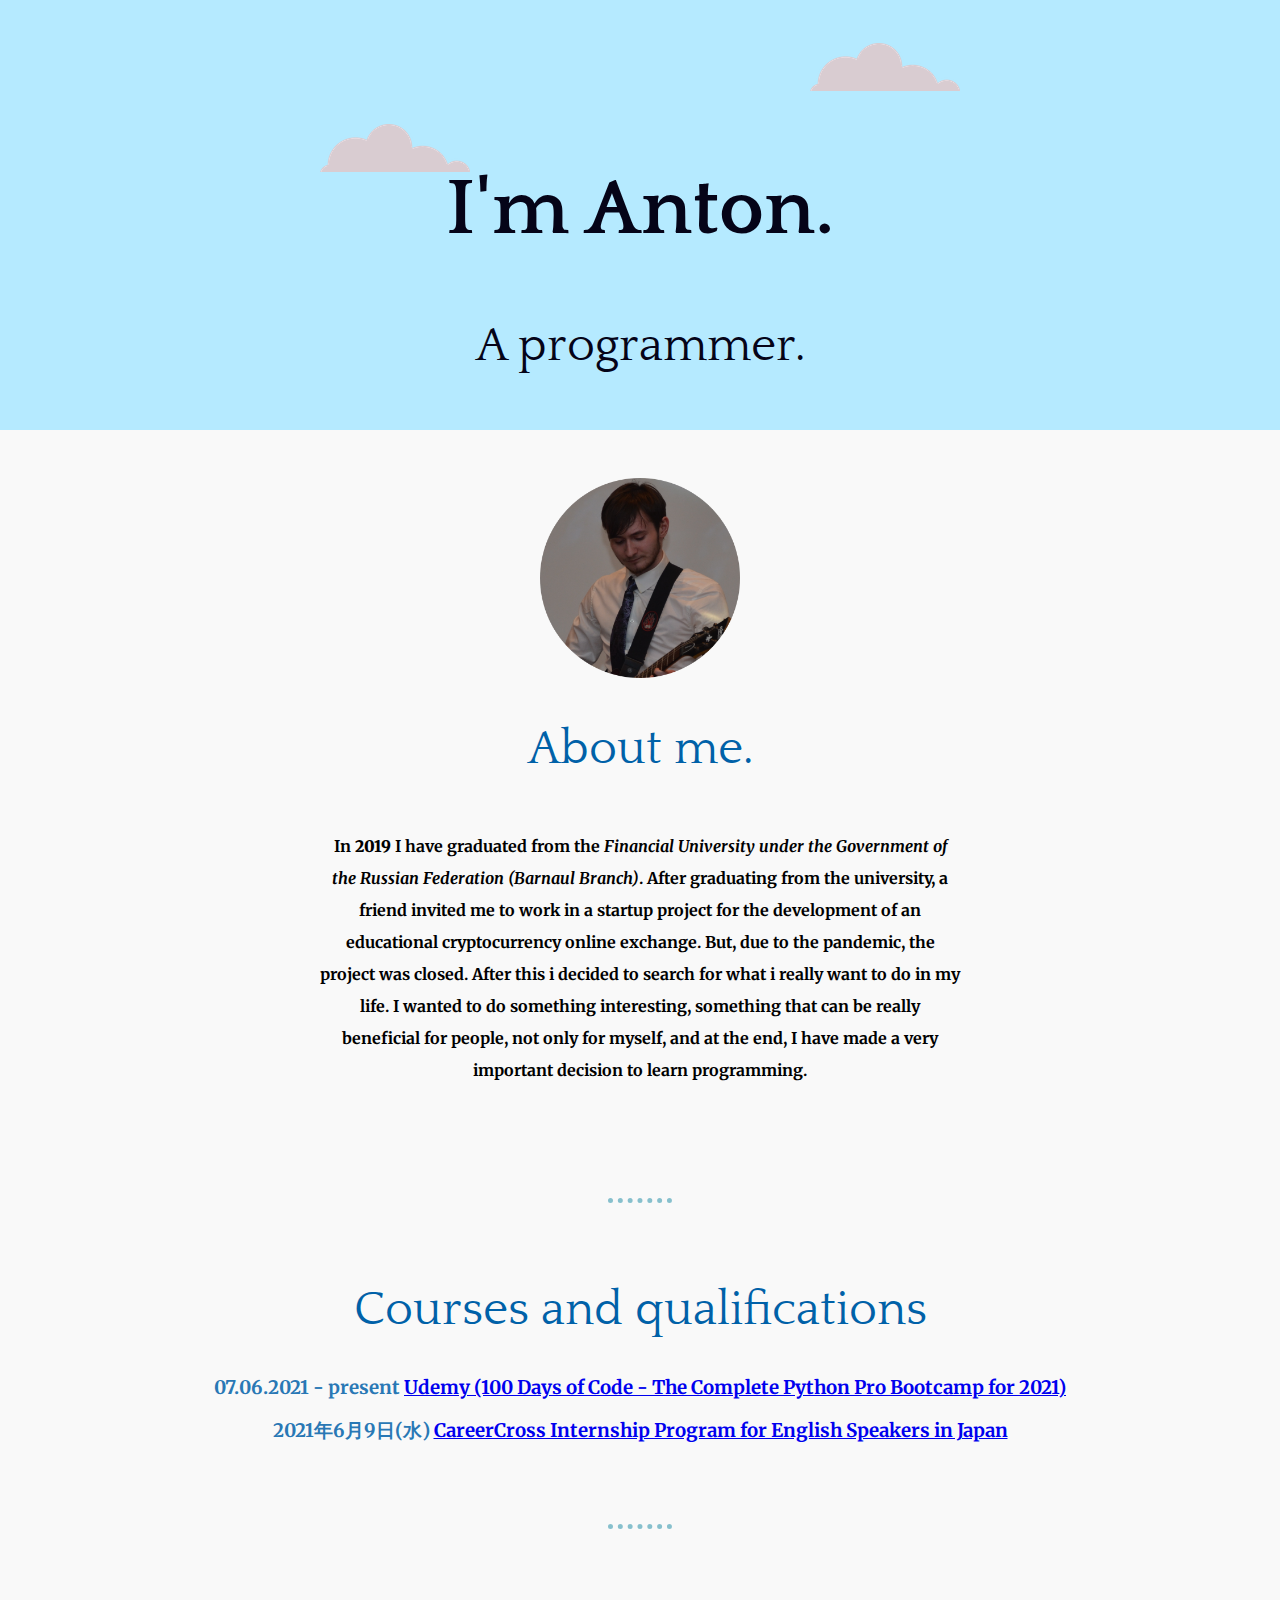
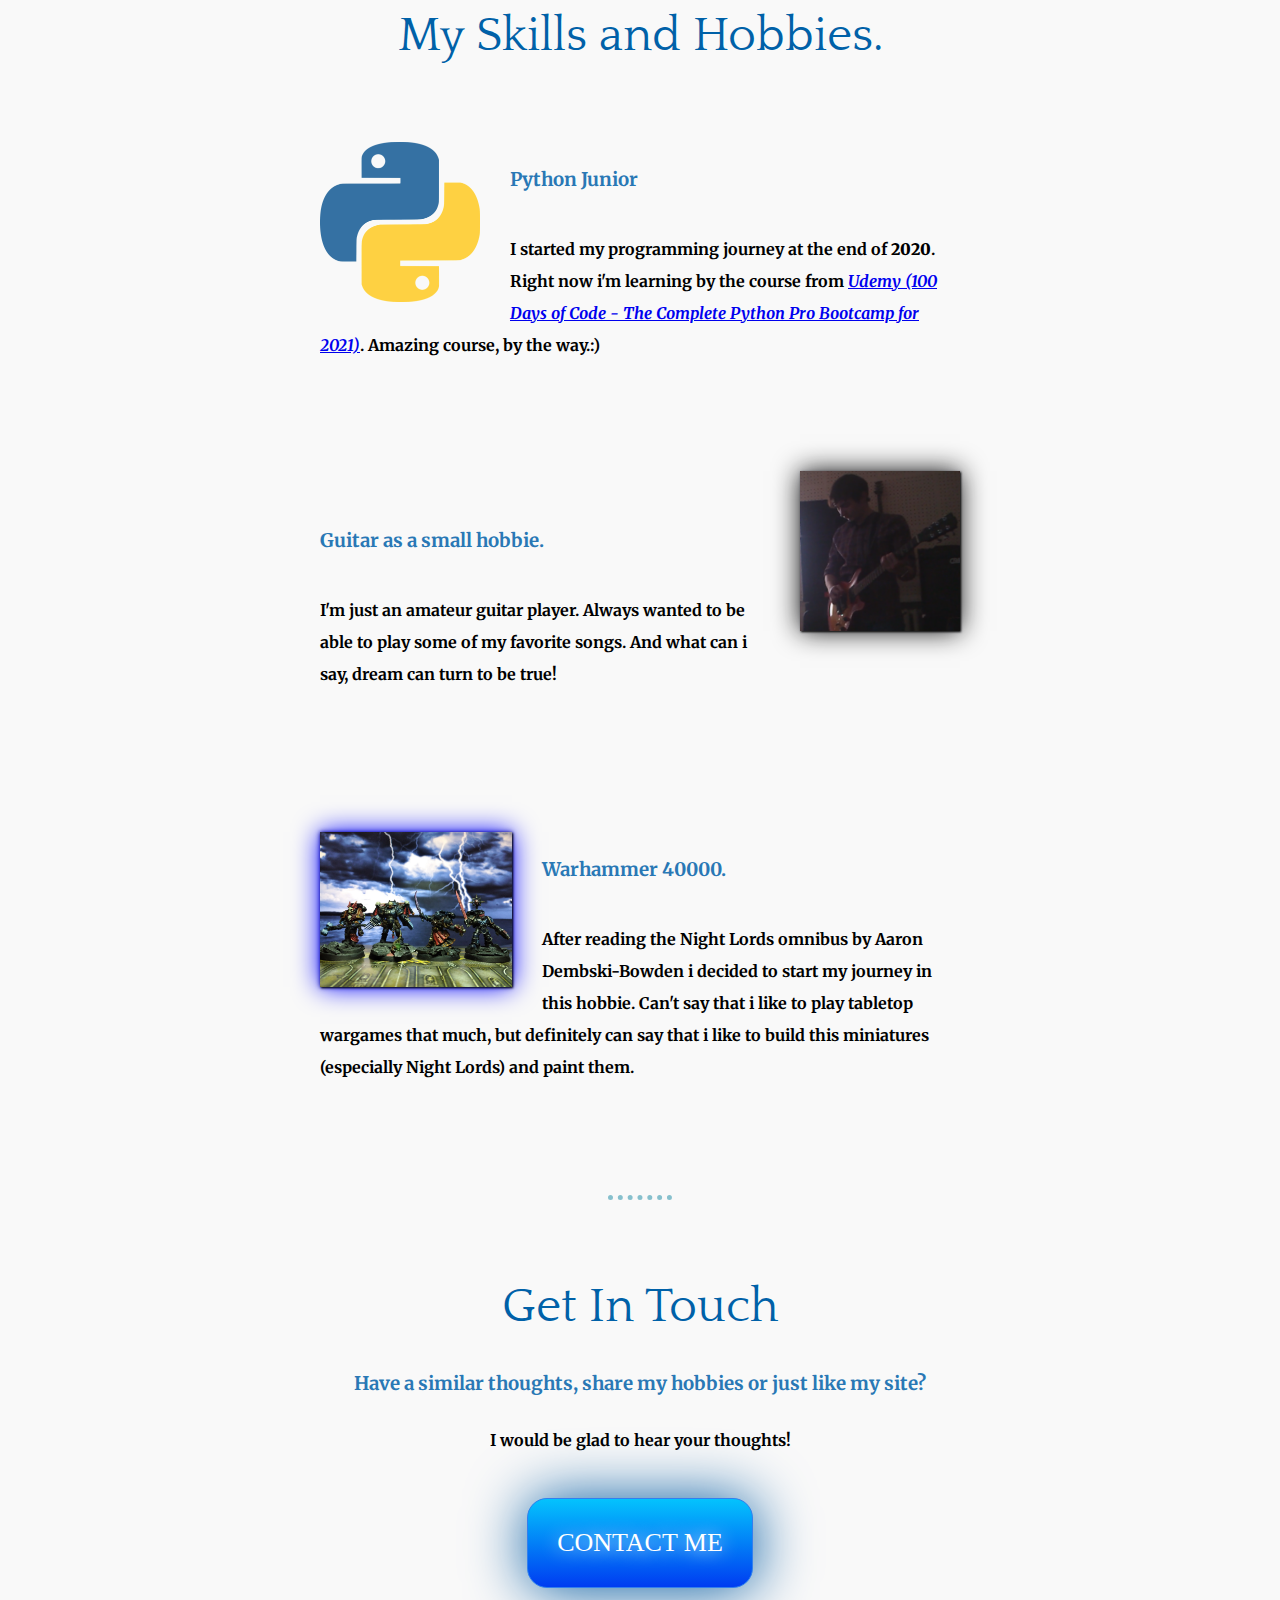
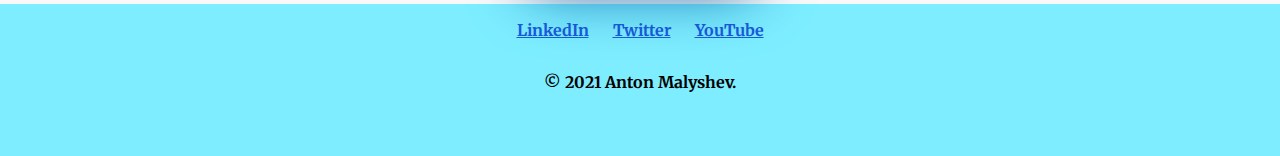
<file: index.html>
<!DOCTYPE html>
<html lang="en">

<head>
    <meta charset="UTF-8">
    <title>Malyshev Anton</title>
    <link rel="stylesheet" href="css/styles.css">
    <link rel="icon" href="amicon.ico">
    <link rel="preconnect" href="https://fonts.googleapis.com">
    <link rel="preconnect" href="https://fonts.gstatic.com" crossorigin>
    <link href="https://fonts.googleapis.com/css2?family=Courgette&family=Merriweather:wght@300&family=Poppins:wght@200&family=Quattrocento&display=swap" rel="stylesheet">
</head>

<body>
    <div class="top-container">
        <img class="top-cloud" src="images/cloud.png" alt="cloud-img">
        <h1 class="h-color">I'm Anton.</h1>
        <h2 class="h-color description">A programmer.</h2>
        <img class="bottom-cloud" src="images/cloud.png" alt="cloud-img">
        <!-- <img src="images/mountain.png" alt="mountain-img"> -->
    </div>

    <div class="middle-container">
        <div class="profile">
          <img src="images/Anton.png" alt="Anton's photo" width="200" height="200">
          <h2>About me.</h2>
          <p class="about_me">In <strong>2019</strong> I have graduated from the <em>Financial University under the Government
            of the Russian Federation (Barnaul Branch)</em>.
            After graduating from the university, a friend invited me to work in a startup project for the development of an
            educational cryptocurrency online exchange. But, due to the pandemic,
            the project was closed. After this i decided to search for what i really want to do in my life.
            I wanted to do something interesting, something that can be really beneficial for people, not only for myself,
            and at the end, I have made a very important decision to learn programming.
            </p>
        </div>
        <hr>
        <div class="qualifications">
            <h2>Courses and qualifications</h2>
            <h3>07.06.2021 - present <a href="https://www.udemy.com/course/100-days-of-code/">Udemy (100 Days of Code - The Complete Python Pro Bootcamp for 2021)</a></h3>
            <h3>2021年6月9日(水) <a href="https://www.careercross.com/en/">CareerCross Internship Program for English Speakers in Japan</a></h3>
        </div>
        <hr>
        <div class="skills">
          <h2>My Skills and Hobbies.</h2>
          <div class="skill-row">
            <img class="code-img" src="images/python-logo.png" alt="Python-logo">
            <h3>Python Junior</h3>
            <p class="skills-p">I started my programming journey at the end of <strong>2020</strong>.
                Right now i'm learning by the course from
                <em><a href="https://www.udemy.com/course/100-days-of-code/">Udemy (100 Days of Code - The Complete Python Pro Bootcamp for 2021)</a></em>. Amazing course, by the way.:)</p>
          </div>
          <div class="skill-row">
            <img class="guitar-img" src="images/me_guitar.png" alt="old photo playing guitar">
            <h3>Guitar as a small hobbie.</h3>
            <p class="skills-p">I'm just an amateur guitar player. Always wanted to be able to play some of my favorite songs. And what can i say, dream can turn to be true!
            </p>
          </div>
          <div class="skill-row">
            <img class="nl-img" src="images/nl.jpg" alt="Photo of Night Lords miniatures">
            <h3>Warhammer 40000.</h3>
            <p class="skills-p">After reading the Night Lords omnibus by Aaron Dembski-Bowden i decided to start my journey in this hobbie. 
                Can't say that i like to play tabletop wargames that much, but definitely can say that i like to build this miniatures (especially Night Lords) and paint them.
            </p>
          </div>
        </div>
        <hr>
        <div class="contact-me">
          <h2>Get In Touch</h2>
          <h3>Have a similar thoughts, share my hobbies or just like my site?</h3>
          <p>I would be glad to hear your thoughts!</p>
          <a class="btn" href="mailto:sanamyi7@gmail.com"><a href="#" class="BUTTON_CMB">CONTACT ME</a></a>
        </div>
    </div>
    <div class="bottom-container">
        <a class="footer-link" href="https://www.linkedin.com/in/anton-malyshev-0910b3215/">LinkedIn</a>
        <a class="footer-link" href="https://twitter.com/A_M_Gll">Twitter</a>
        <a class="footer-link" href="https://www.youtube.com/channel/UCtdz3QsgSPvN4uKmOHbE27A">YouTube</a>
        <p>© 2021 Anton Malyshev.</p>
    </div>

</body>

</html>
</file>
<file: css/styles.css>
div {
    margin-top: 0px;
}
body {
    margin: 0px;
    text-align: center;
    font-family: 'Merriweather', serif;
    font-weight: bold;
}
h1 {
    font-size: 5rem;
    margin: 50px auto 0;
    font-family: 'Quattrocento', serif;
}
h2 {
    font-size: 3rem;
    font-weight: normal ;
    font-family: 'Quattrocento', serif;
    color: #0061A8;
}
h3 {
    color: #2978B5;
}
p {
    padding-top: 1em;
    padding-bottom: 2em;
}
.about_me {
    width: 50%;
    margin: auto;
    line-height: 2;
}
.h-color {
    line-height: 1.5;
    color: #050418;
    margin-bottom: 0;
}
.description{
    padding-bottom: 1em;
}
.top-cloud {
    position: absolute;
    right: 25%;
    top: 10%;
}
.bottom-cloud {
    position: absolute;
    left: 25%;
    bottom: 60%;
}
.top-container {
    background-color: #b5eaff;
    position: relative;
    padding-top: 100px;
}
.middle-container {
    background-color: #F9F9F9;
    padding-top: 3em;
    padding-bottom: 1em;
    position: relative;
}
.bottom-container {
    padding: 1em;
    background-color: #7DEDFF;
}
.footer-link {
    padding: 0 10px;
    color: #185ADB;
}
a:hover {
    color: white;
}
.skill-row {
    margin: 50px auto 5em;
    width: 50%;
    text-align: left;
    line-height: 2;
    padding-top: 30px;
}
.code-img {
    margin-right: 30px;
    float: left;
    width: 25%;
}
.guitar-img {
    box-shadow: 1px 1px 2px black, 0 0 25px rgb(15, 15, 15), 0 0 5px rgb(225, 225, 233);
    position: relative;
    bottom: 2em;
    margin-left: 30px;
    float: right;
    width: 25%;
}
.nl-img {
    box-shadow: 1px 1px 2px black, 0 0 25px blue, 0 0 5px darkblue;
    margin-right: 30px;
    float: left;
    width: 30%;
}
hr {
    border-style: none;
    color: #87C0CD;
    border-top: dotted 5px;
    width: 5%;
    margin: 5em auto 5em;
    
}
.BUTTON_CMB {
    background: #04C3FD;
    background-image: -webkit-linear-gradient(top, #04C3FD, #003CF1);
    background-image: -moz-linear-gradient(top, #04C3FD, #003CF1);
    background-image: -ms-linear-gradient(top, #04C3FD, #003CF1);
    background-image: -o-linear-gradient(top, #04C3FD, #003CF1);
    background-image: -webkit-gradient(to bottom, #04C3FD, #003CF1);
    -webkit-border-radius: 20px;
    -moz-border-radius: 20px;
    border-radius: 20px;
    color: #FFFFFF;
    font-family: Verdana;
    font-size: 26px;
    font-weight: 100;
    padding: 29px;
    -webkit-box-shadow: 1px 1px 60px 0 #0059A0;
    -moz-box-shadow: 1px 1px 60px 0 #0059A0;
    box-shadow: 1px 1px 60px 0 #0059A0;
    text-shadow: 1px 1px 18px #FFFFFF;
    border: solid #337FED 1px;
    text-decoration: none;
    display: inline-block;
    cursor: pointer;
    text-align: center;
 }
 
 .BUTTON_CMB:hover {
    border: solid #0059A0 1px;
    background: #FFFFFF;
    background-image: -webkit-linear-gradient(top, #FFFFFF, #1E80EF);
    background-image: -moz-linear-gradient(top, #FFFFFF, #1E80EF);
    background-image: -ms-linear-gradient(top, #FFFFFF, #1E80EF);
    background-image: -o-linear-gradient(top, #FFFFFF, #1E80EF);
    background-image: -webkit-gradient(to bottom, #FFFFFF, #1E80EF);
    -webkit-border-radius: 20px;
    -moz-border-radius: 20px;
    border-radius: 20px;
    text-decoration: none;
 }
</file>
